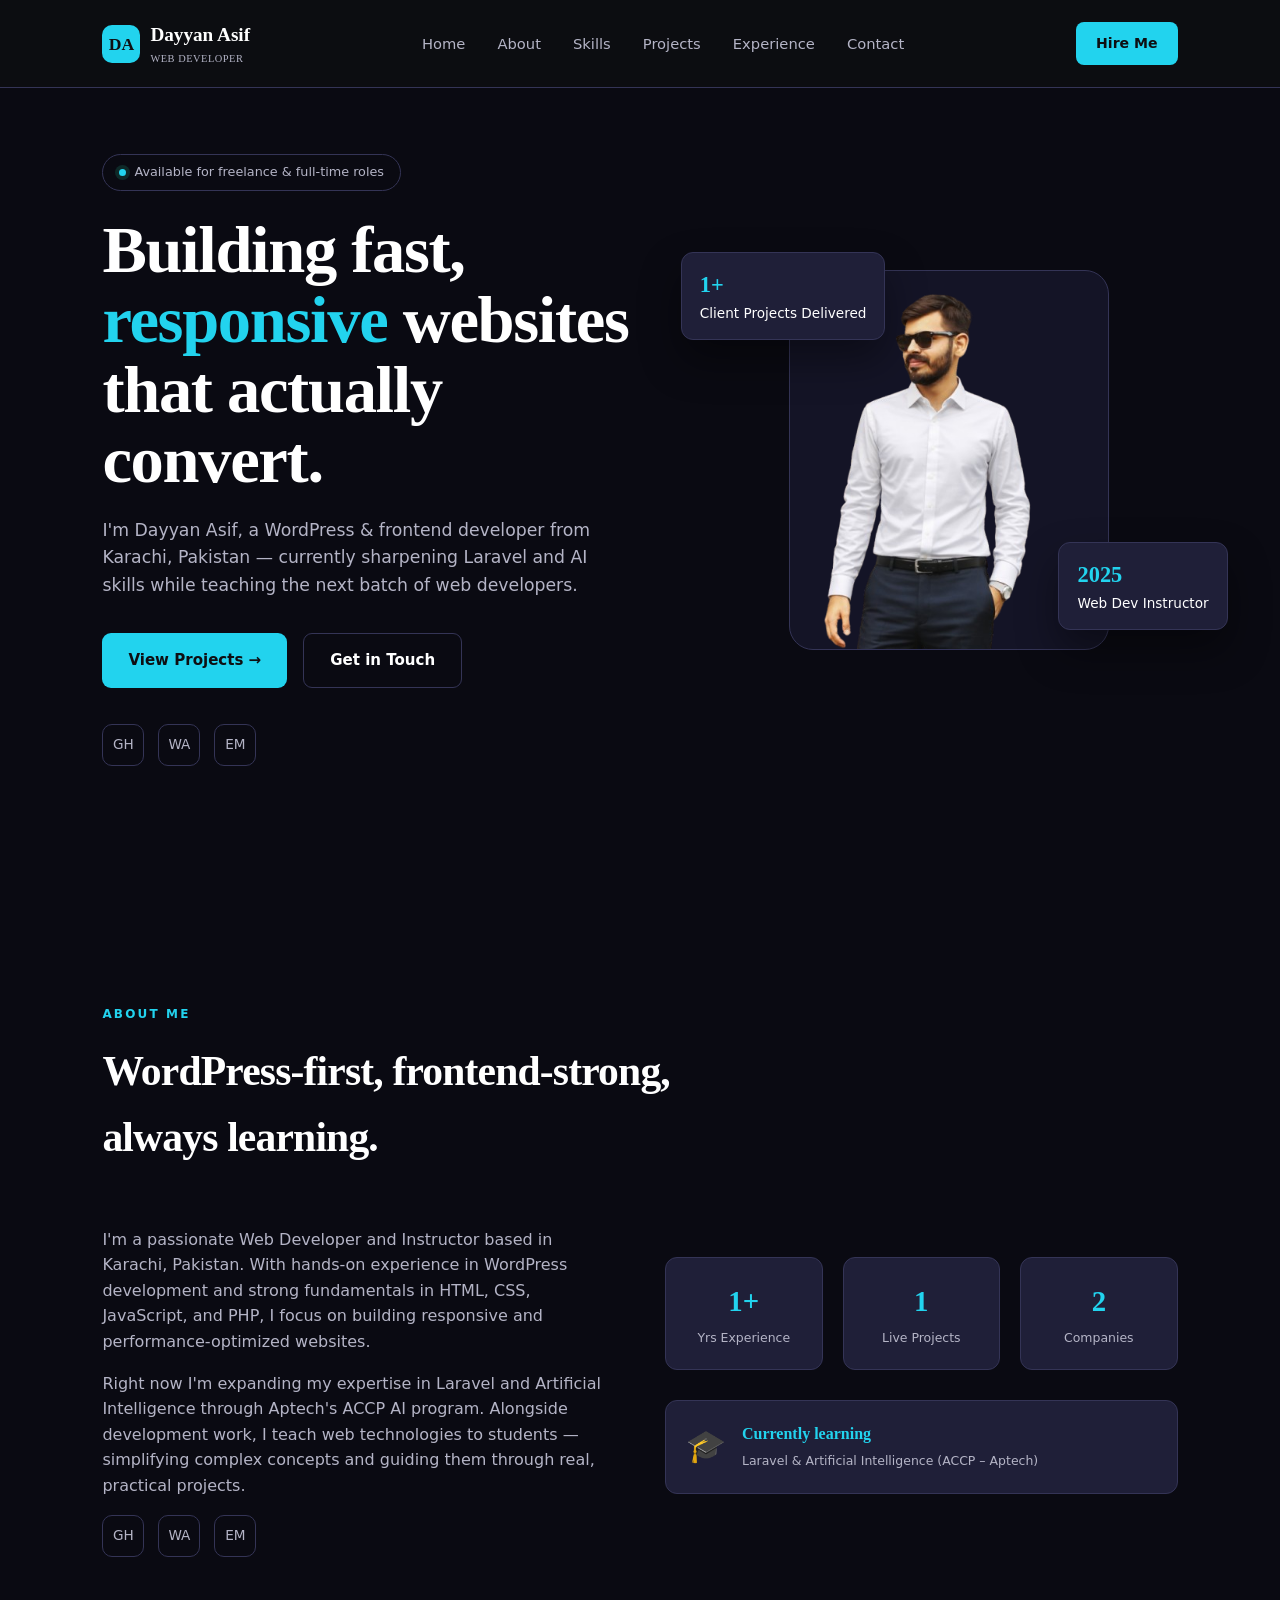
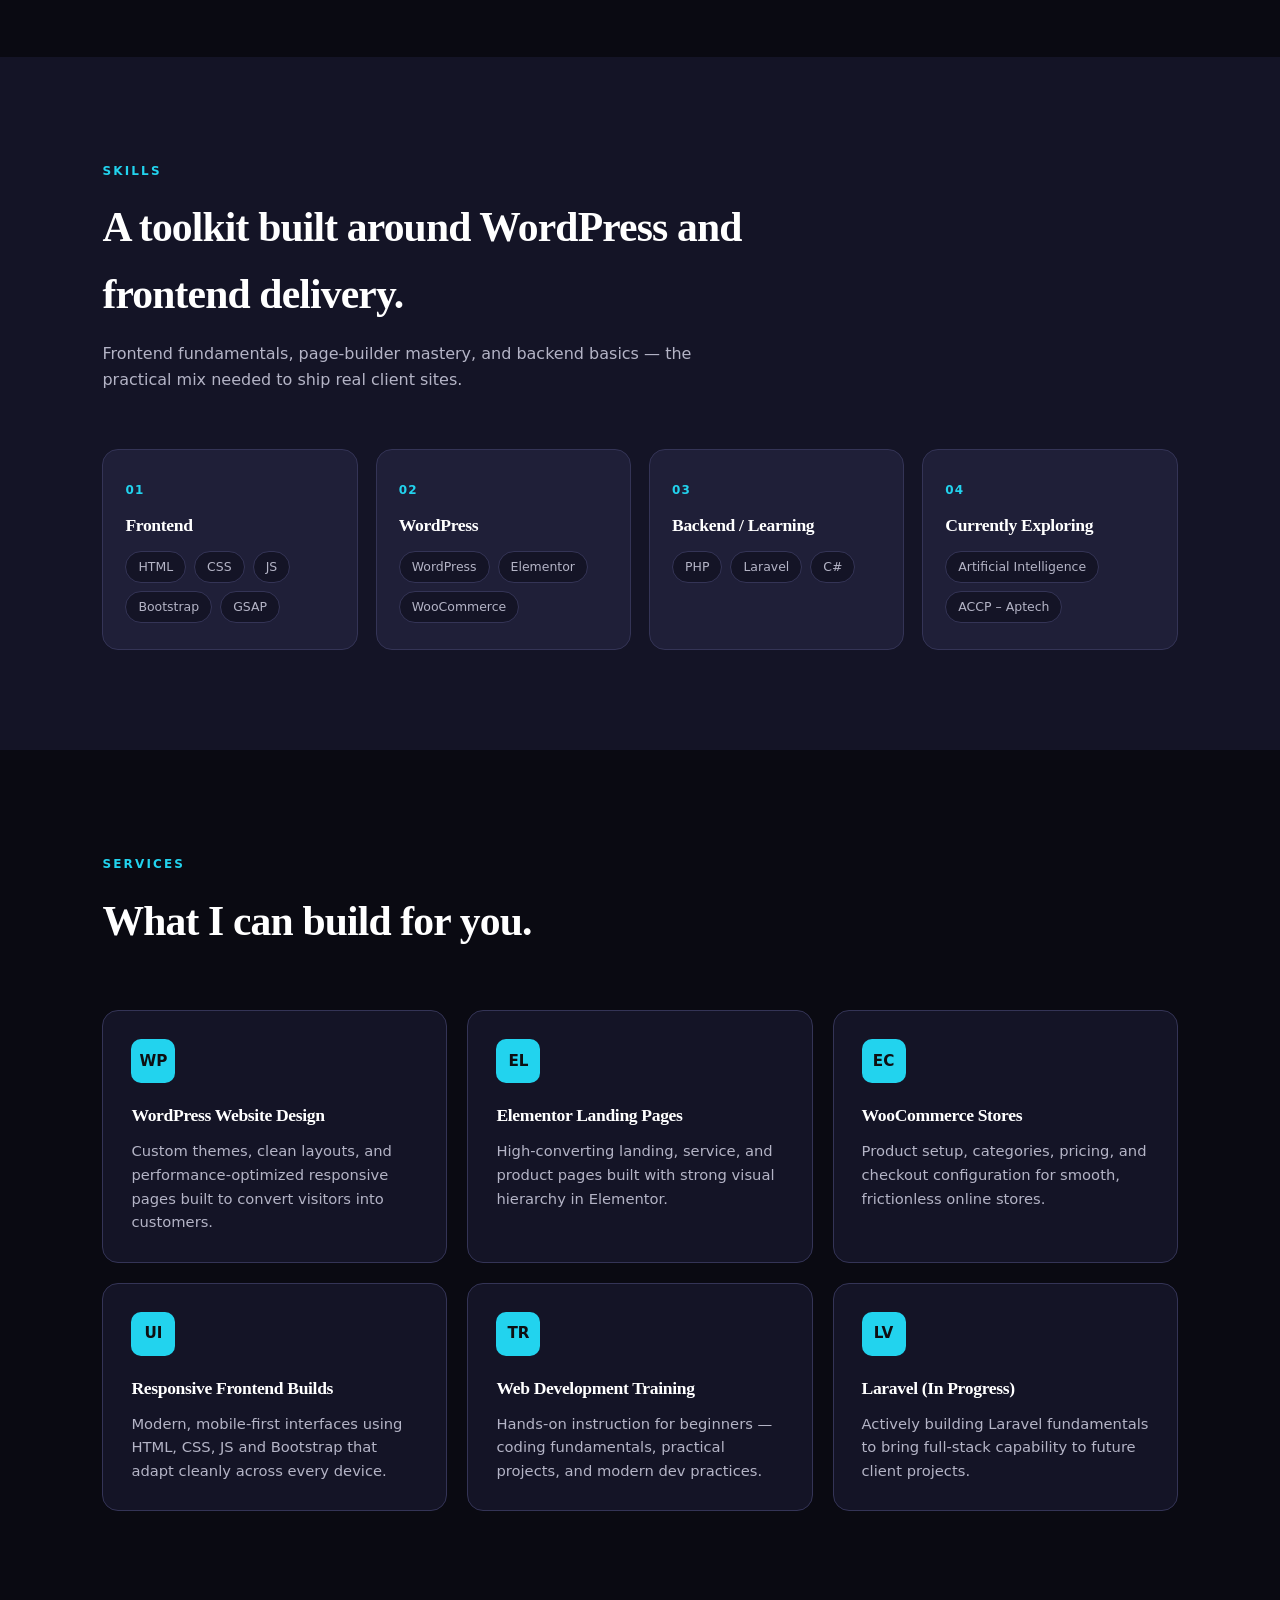
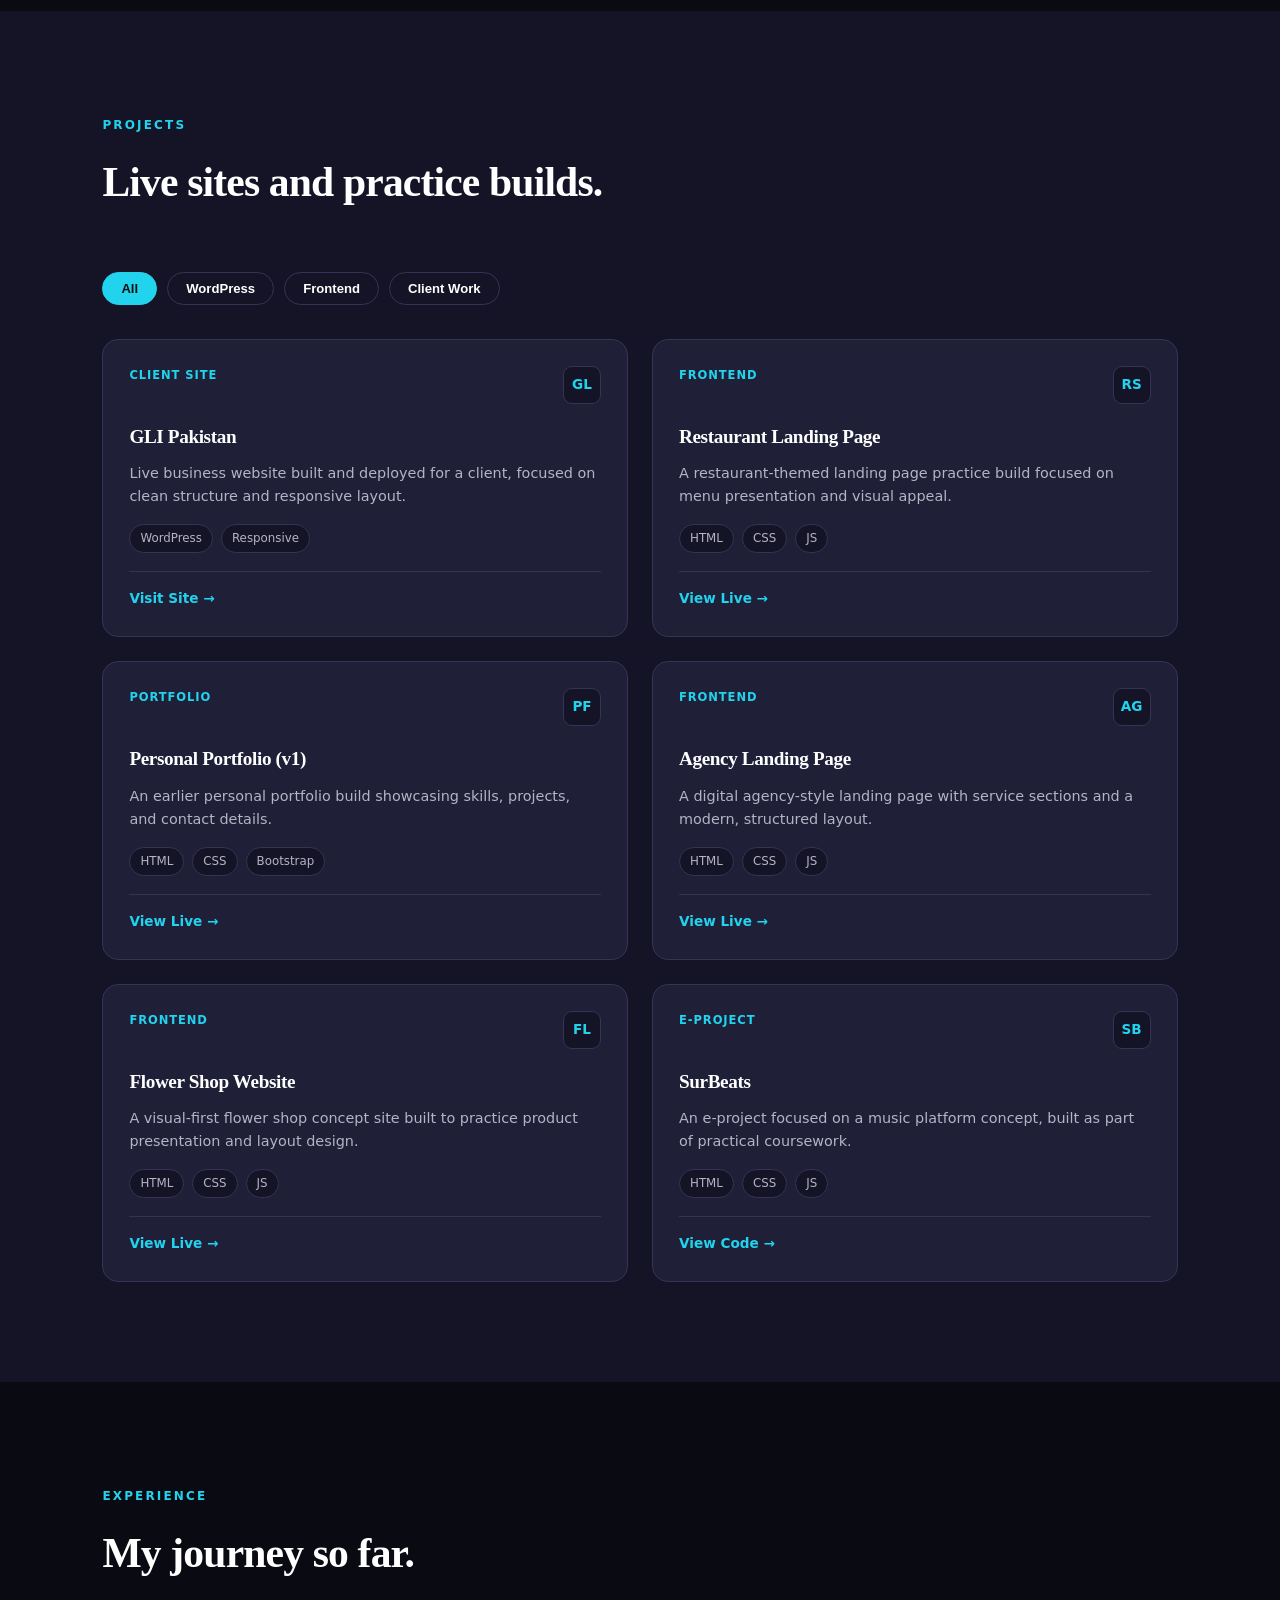
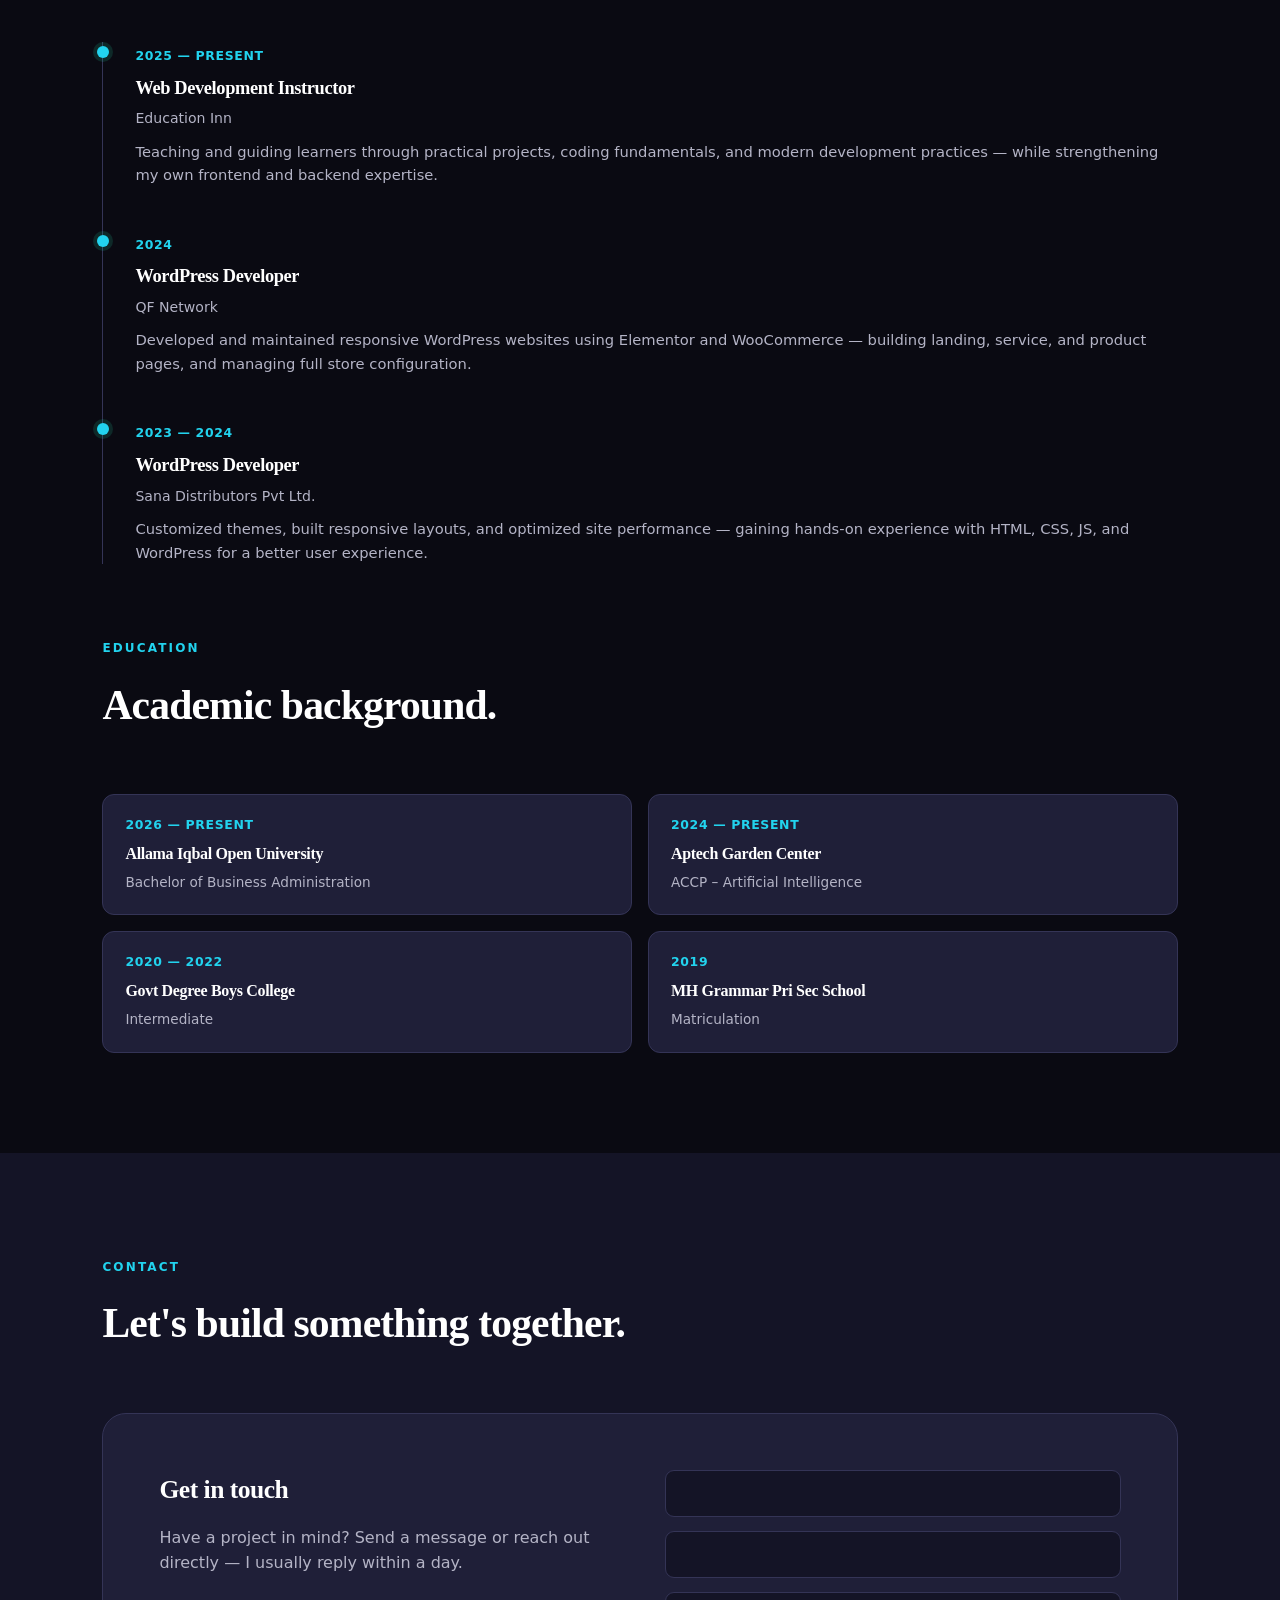
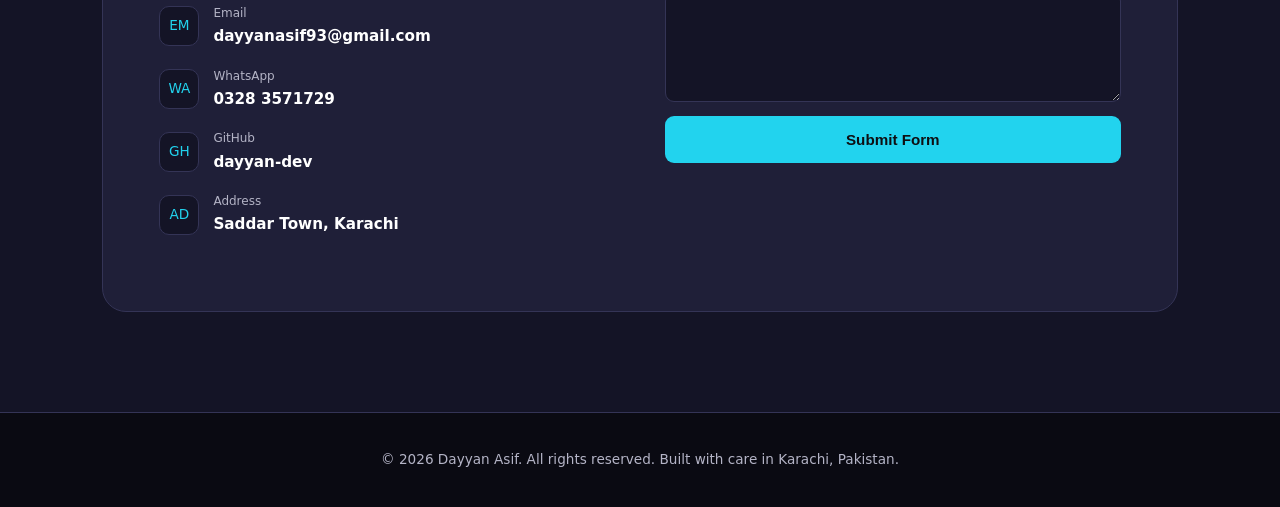
<file: index.html>
<!DOCTYPE html>
<html lang="en">

<head>
  <meta charset="UTF-8">
  <meta name="viewport" content="width=device-width, initial-scale=1.0">
  <title>Dayyan Asif — Web Developer</title>
  <link rel="stylesheet" href="style.css">
</head>

<body>

  <header>
    <div class="logo">
      <div class="logo-mark">DA</div>
      <div>Dayyan Asif<small>WEB DEVELOPER</small></div>
    </div>
    <nav>
      <ul>
        <li><a href="#home">Home</a></li>
        <li><a href="#about">About</a></li>
        <li><a href="#skills">Skills</a></li>
        <li><a href="#projects">Projects</a></li>
        <li><a href="#experience">Experience</a></li>
        <li><a href="#contact">Contact</a></li>
      </ul>
    </nav>
    <a href="#contact" class="nav-cta">Hire Me</a>
    <button class="menu-btn"><span></span><span></span><span></span></button>
  </header>

  <section class="hero" id="home">
    <div class="container hero-grid">
      <div>
        <div class="badge"><span class="dot"></span> Available for freelance & full-time roles</div>
        <h1>Building fast, <em>responsive</em> websites that actually convert.</h1>
        <p class="lead">I'm Dayyan Asif, a WordPress & frontend developer from Karachi, Pakistan — currently sharpening
          Laravel and AI skills while teaching the next batch of web developers.</p>
        <div class="btn-row">
          <a href="#projects" class="btn btn-primary">View Projects →</a>
          <a href="#contact" class="btn btn-ghost">Get in Touch</a>
        </div>
        <div class="social-row">
          <a href="https://dayyan242.github.io/Dayyan-Portfolio/" target="_blank" title="GitHub">GH</a>
          <a href="https://wa.me/923283571729" target="_blank" title="WhatsApp">WA</a>
          <a href="mailto:dayyanasif93@gmail.com" title="Email">EM</a>
        </div>
      </div>
      <div class="hero-visual">
        <div class="photo-frame">
          <img src="assets/dayyan.png" alt="placeholder">
          <div
            style="width:100%;height:100%;display:flex;align-items:center;justify-content:center;background:linear-gradient(160deg,#1c1d23,#0e0f12);color:var(--muted);font-size:0.85rem;text-align:center;padding:20px;">
            Replace this frame<br>with your photo
          </div>
        </div>
        <div class="float-card float-1"><strong>1+</strong>Client Projects Delivered</div>
        <div class="float-card float-2"><strong>2025</strong>Web Dev Instructor</div>
      </div>
    </div>
  </section>

  <section id="about">
    <div class="container">
      <div class="sec-head">
        <span class="eyebrow">About Me</span>
        <h2>WordPress-first, frontend-strong, always learning.</h2>
      </div>
      <div class="about-grid">
        <div>
          <p>I'm a passionate Web Developer and Instructor based in Karachi, Pakistan. With hands-on experience in
            WordPress development and strong fundamentals in HTML, CSS, JavaScript, and PHP, I focus on building
            responsive and performance-optimized websites.</p>
          <p>Right now I'm expanding my expertise in Laravel and Artificial Intelligence through Aptech's ACCP AI
            program. Alongside development work, I teach web technologies to students — simplifying complex concepts and
            guiding them through real, practical projects.</p>
          <div class="social-row">
            <a href="https://dayyan242.github.io/Dayyan-Portfolio/" target="_blank">GH</a>
            <a href="https://wa.me/923283571729" target="_blank">WA</a>
            <a href="mailto:dayyanasif93@gmail.com">EM</a>
          </div>
        </div>
        <div>
          <div class="stat-row">
            <div class="stat-card"><strong>1+</strong><span>Yrs Experience</span></div>
            <div class="stat-card"><strong>1</strong><span>Live Projects</span></div>
            <div class="stat-card"><strong>2</strong><span>Companies</span></div>
          </div>
          <div class="stat-row" style="grid-template-columns:1fr;">
            <div class="stat-card" style="text-align:left; display:flex; align-items:center; gap:16px;">
              <div style="font-size:2rem;">🎓</div>
              <div><strong style="display:block;font-size:1rem;">Currently learning</strong><span>Laravel & Artificial
                  Intelligence (ACCP – Aptech)</span></div>
            </div>
          </div>
        </div>
      </div>
    </div>
  </section>

  <section id="skills" style="background:var(--bg-alt);">
    <div class="container">
      <div class="sec-head">
        <span class="eyebrow">Skills</span>
        <h2>A toolkit built around WordPress and frontend delivery.</h2>
        <p>Frontend fundamentals, page-builder mastery, and backend basics — the practical mix needed to ship real
          client sites.</p>
      </div>
      <div class="skills-grid">
        <div class="skill-card">
          <span class="num">01</span>
          <h4>Frontend</h4>
          <div class="tag-list">
            <span class="tag">HTML</span><span class="tag">CSS</span><span class="tag">JS</span><span
              class="tag">Bootstrap</span><span class="tag">GSAP</span>
          </div>
        </div>
        <div class="skill-card">
          <span class="num">02</span>
          <h4>WordPress</h4>
          <div class="tag-list">
            <span class="tag">WordPress</span><span class="tag">Elementor</span><span class="tag">WooCommerce</span>
          </div>
        </div>
        <div class="skill-card">
          <span class="num">03</span>
          <h4>Backend / Learning</h4>
          <div class="tag-list">
            <span class="tag">PHP</span><span class="tag">Laravel</span><span class="tag">C#</span>
          </div>
        </div>
        <div class="skill-card">
          <span class="num">04</span>
          <h4>Currently Exploring</h4>
          <div class="tag-list">
            <span class="tag">Artificial Intelligence</span><span class="tag">ACCP – Aptech</span>
          </div>
        </div>
      </div>
    </div>
  </section>

  <section id="services">
    <div class="container">
      <div class="sec-head">
        <span class="eyebrow">Services</span>
        <h2>What I can build for you.</h2>
      </div>
      <div class="services-grid">
        <div class="service-card">
          <div class="service-icon">WP</div>
          <h4>WordPress Website Design</h4>
          <p>Custom themes, clean layouts, and performance-optimized responsive pages built to convert visitors into
            customers.</p>
        </div>
        <div class="service-card">
          <div class="service-icon">EL</div>
          <h4>Elementor Landing Pages</h4>
          <p>High-converting landing, service, and product pages built with strong visual hierarchy in Elementor.</p>
        </div>
        <div class="service-card">
          <div class="service-icon">EC</div>
          <h4>WooCommerce Stores</h4>
          <p>Product setup, categories, pricing, and checkout configuration for smooth, frictionless online stores.</p>
        </div>
        <div class="service-card">
          <div class="service-icon">UI</div>
          <h4>Responsive Frontend Builds</h4>
          <p>Modern, mobile-first interfaces using HTML, CSS, JS and Bootstrap that adapt cleanly across every device.
          </p>
        </div>
        <div class="service-card">
          <div class="service-icon">TR</div>
          <h4>Web Development Training</h4>
          <p>Hands-on instruction for beginners — coding fundamentals, practical projects, and modern dev practices.</p>
        </div>
        <div class="service-card">
          <div class="service-icon">LV</div>
          <h4>Laravel (In Progress)</h4>
          <p>Actively building Laravel fundamentals to bring full-stack capability to future client projects.</p>
        </div>
      </div>
    </div>
  </section>

  <section id="projects" style="background:var(--bg-alt);">
    <div class="container">

      <div class="sec-head">
        <span class="eyebrow">Projects</span>
        <h2>Live sites and practice builds.</h2>
      </div>

      <!-- Filter Buttons -->
      <div class="proj-filter">
        <button class="filter-btn active" data-filter="all">All</button>
        <button class="filter-btn" data-filter="wordpress">WordPress</button>
        <button class="filter-btn" data-filter="frontend">Frontend</button>
        <button class="filter-btn" data-filter="client">Client Work</button>
      </div>

      <div class="proj-grid">

        <!-- GLI Pakistan -->
        <div class="proj-card" data-category="wordpress client">
          <div class="proj-top">
            <span class="proj-tag">Client Site</span>
            <div class="proj-init">GL</div>
          </div>
          <div class="proj-body">
            <h4>GLI Pakistan</h4>
            <p>Live business website built and deployed for a client, focused on clean structure and responsive layout.
            </p>
            <div class="proj-feats">
              <span>WordPress</span>
              <span>Responsive</span>
            </div>
            <div class="proj-actions">
              <a href="http://glipk.com/" target="_blank">Visit Site →</a>
            </div>
          </div>
        </div>

        <!-- Restaurant -->
        <div class="proj-card" data-category="frontend">
          <div class="proj-top">
            <span class="proj-tag">Frontend</span>
            <div class="proj-init">RS</div>
          </div>
          <div class="proj-body">
            <h4>Restaurant Landing Page</h4>
            <p>A restaurant-themed landing page practice build focused on menu presentation and visual appeal.</p>
            <div class="proj-feats">
              <span>HTML</span>
              <span>CSS</span>
              <span>JS</span>
            </div>
            <div class="proj-actions">
              <a href="https://dayyan-dev.github.io/Restaurant/" target="_blank">View Live →</a>
            </div>
          </div>
        </div>

        <!-- Portfolio -->
        <div class="proj-card" data-category="frontend">
          <div class="proj-top">
            <span class="proj-tag">Portfolio</span>
            <div class="proj-init">PF</div>
          </div>
          <div class="proj-body">
            <h4>Personal Portfolio (v1)</h4>
            <p>An earlier personal portfolio build showcasing skills, projects, and contact details.</p>
            <div class="proj-feats">
              <span>HTML</span>
              <span>CSS</span>
              <span>Bootstrap</span>
            </div>
            <div class="proj-actions">
              <a href="https://dayyan-dev.github.io/portfolio/" target="_blank">View Live →</a>
            </div>
          </div>
        </div>

        <!-- Agency -->
        <div class="proj-card" data-category="frontend">
          <div class="proj-top">
            <span class="proj-tag">Frontend</span>
            <div class="proj-init">AG</div>
          </div>
          <div class="proj-body">
            <h4>Agency Landing Page</h4>
            <p>A digital agency-style landing page with service sections and a modern, structured layout.</p>
            <div class="proj-feats">
              <span>HTML</span>
              <span>CSS</span>
              <span>JS</span>
            </div>
            <div class="proj-actions">
              <a href="https://dayyan-dev.github.io/agency/" target="_blank">View Live →</a>
            </div>
          </div>
        </div>

        <!-- Flower Shop -->
        <div class="proj-card" data-category="frontend">
          <div class="proj-top">
            <span class="proj-tag">Frontend</span>
            <div class="proj-init">FL</div>
          </div>
          <div class="proj-body">
            <h4>Flower Shop Website</h4>
            <p>A visual-first flower shop concept site built to practice product presentation and layout design.</p>
            <div class="proj-feats">
              <span>HTML</span>
              <span>CSS</span>
              <span>JS</span>
            </div>
            <div class="proj-actions">
              <a href="https://dayyan-dev.github.io/flower/" target="_blank">View Live →</a>
            </div>
          </div>
        </div>

        <!-- SurBeats -->
        <div class="proj-card" data-category="frontend">
          <div class="proj-top">
            <span class="proj-tag">E-Project</span>
            <div class="proj-init">SB</div>
          </div>
          <div class="proj-body">
            <h4>SurBeats</h4>
            <p>An e-project focused on a music platform concept, built as part of practical coursework.</p>
            <div class="proj-feats">
              <span>HTML</span>
              <span>CSS</span>
              <span>JS</span>
            </div>
            <div class="proj-actions">
              <a href="https://github.com/dayyan-dev/sound" target="_blank">View Code →</a>
            </div>
          </div>
        </div>

      </div>
    </div>
  </section>

  <section id="experience">
    <div class="container">
      <div class="sec-head">
        <span class="eyebrow">Experience</span>
        <h2>My journey so far.</h2>
      </div>
      <div class="timeline">
        <div class="tl-item">
          <span class="tl-date">2025 — Present</span>
          <h4>Web Development Instructor</h4>
          <div class="tl-org">Education Inn</div>
          <p>Teaching and guiding learners through practical projects, coding fundamentals, and modern development
            practices — while strengthening my own frontend and backend expertise.</p>
        </div>
        <div class="tl-item">
          <span class="tl-date">2024</span>
          <h4>WordPress Developer</h4>
          <div class="tl-org">QF Network</div>
          <p>Developed and maintained responsive WordPress websites using Elementor and WooCommerce — building landing,
            service, and product pages, and managing full store configuration.</p>
        </div>
        <div class="tl-item">
          <span class="tl-date">2023 — 2024</span>
          <h4>WordPress Developer</h4>
          <div class="tl-org">Sana Distributors Pvt Ltd.</div>
          <p>Customized themes, built responsive layouts, and optimized site performance — gaining hands-on experience
            with HTML, CSS, JS, and WordPress for a better user experience.</p>
        </div>
      </div>

      <div class="sec-head" style="margin-top:70px;">
        <span class="eyebrow">Education</span>
        <h2>Academic background.</h2>
      </div>
      <div class="edu-grid">
        <div class="edu-card">
          <span class="tl-date">2026 — Present</span>
          <h4>Allama Iqbal Open University</h4>
          <span class="deg">Bachelor of Business Administration</span>
        </div>
        <div class="edu-card">
          <span class="tl-date">2024 — Present</span>
          <h4>Aptech Garden Center</h4>
          <span class="deg">ACCP – Artificial Intelligence</span>
        </div>
        <div class="edu-card">
          <span class="tl-date">2020 — 2022</span>
          <h4>Govt Degree Boys College</h4>
          <span class="deg">Intermediate</span>
        </div>
        <div class="edu-card">
          <span class="tl-date">2019</span>
          <h4>MH Grammar Pri Sec School</h4>
          <span class="deg">Matriculation</span>
        </div>
      </div>
    </div>
  </section>

  <section id="contact" style="background:var(--bg-alt);">
    <div class="container">
      <div class="sec-head">
        <span class="eyebrow">Contact</span>
        <h2>Let's build something together.</h2>
      </div>
      <div class="contact-wrap">
        <div class="contact-info">
          <h3>Get in touch</h3>
          <p>Have a project in mind? Send a message or reach out directly — I usually reply within a day.</p>
          <div class="contact-line">
            <div class="ic">EM</div>
            <div><span>Email</span><strong><a href="mailto:dayyanasif93@gmail.com"
                  target="_blank">dayyanasif93@gmail.com</a></strong></div>
          </div>
          <div class="contact-line">
            <div class="ic">WA</div>
            <div><span>WhatsApp</span><strong><a href="https://wa.me/923283571729" target="_blank">0328
                  3571729</a></strong></div>
          </div>
          <div class="contact-line">
            <div class="ic">GH</div>
            <div><span>GitHub</span><strong><a href="https://github.com/dayyan-dev"
                  target="_blank">dayyan-dev</a></strong></div>
          </div>
          <div class="contact-line">
            <div class="ic">AD</div>
            <div><span>Address</span><strong>Saddar Town, Karachi</strong></div>
          </div>
        </div>
        <form action="https://api.web3forms.com/submit" method="POST">
          <input type="hidden" name="access_key" value="712a1eb1-0542-453d-87b8-fda59eac37e1">
          <input type="text" name="name" required>
          <input type="email" name="email" required>
          <textarea name="message" required></textarea>
          <button type="submit">Submit Form</button>
        </form>
      </div>
    </div>
  </section>

  <footer>
    <p>© 2026 Dayyan Asif. All rights reserved. Built with care in Karachi, Pakistan.</p>
  </footer>
  <script src="main.js"></script>

</body>

</html>
</file>
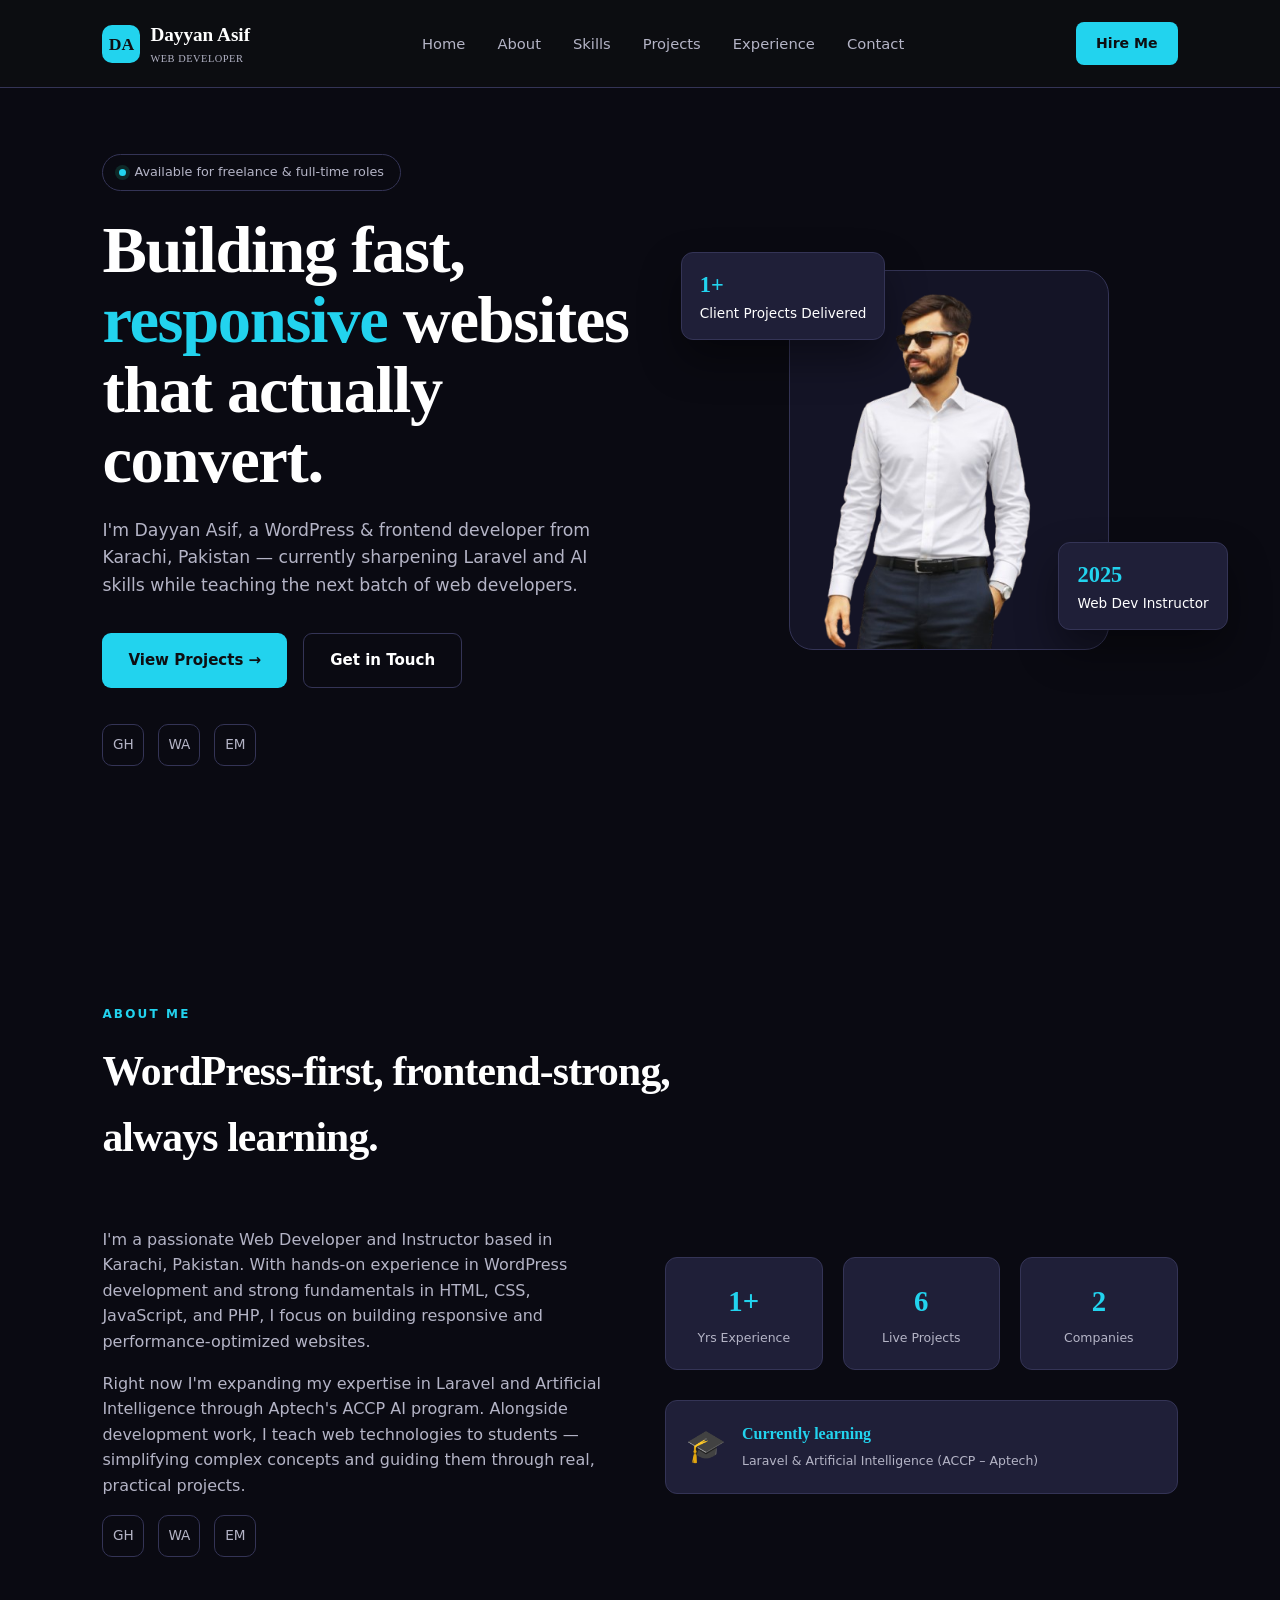
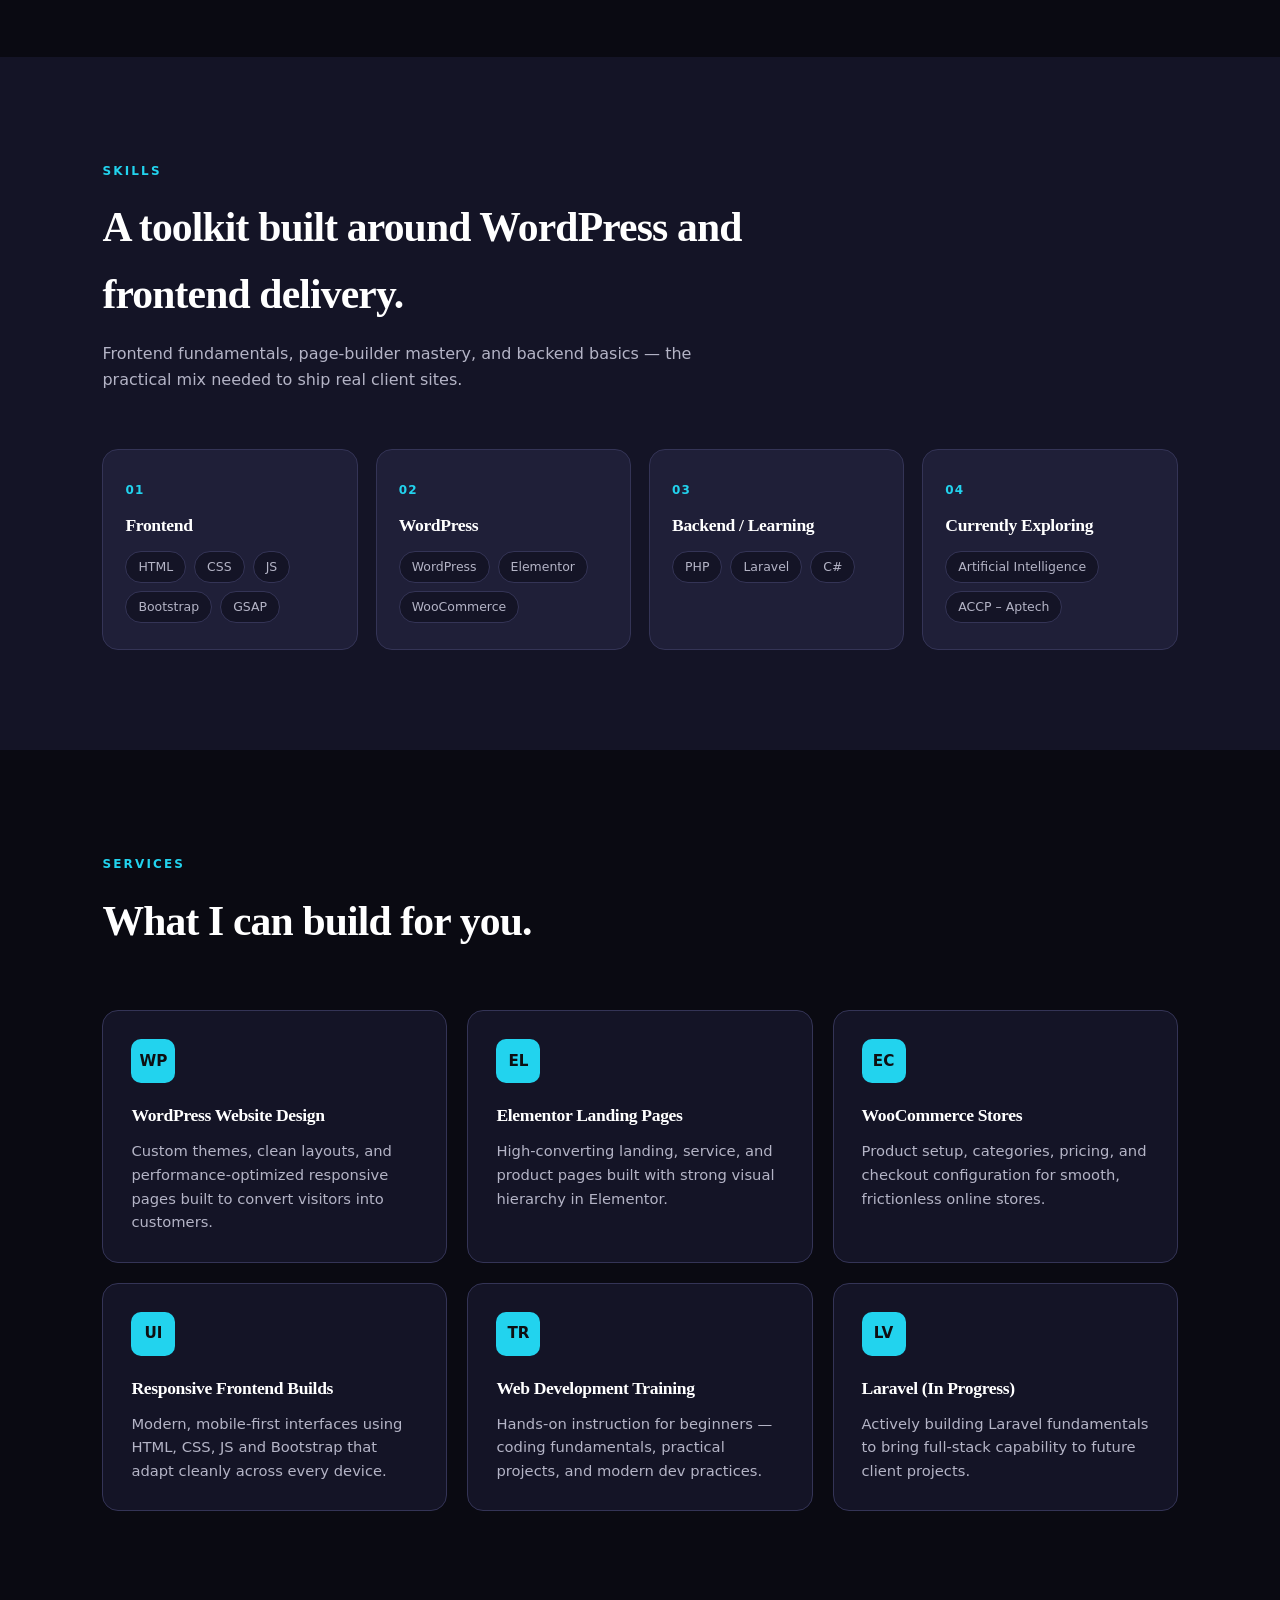
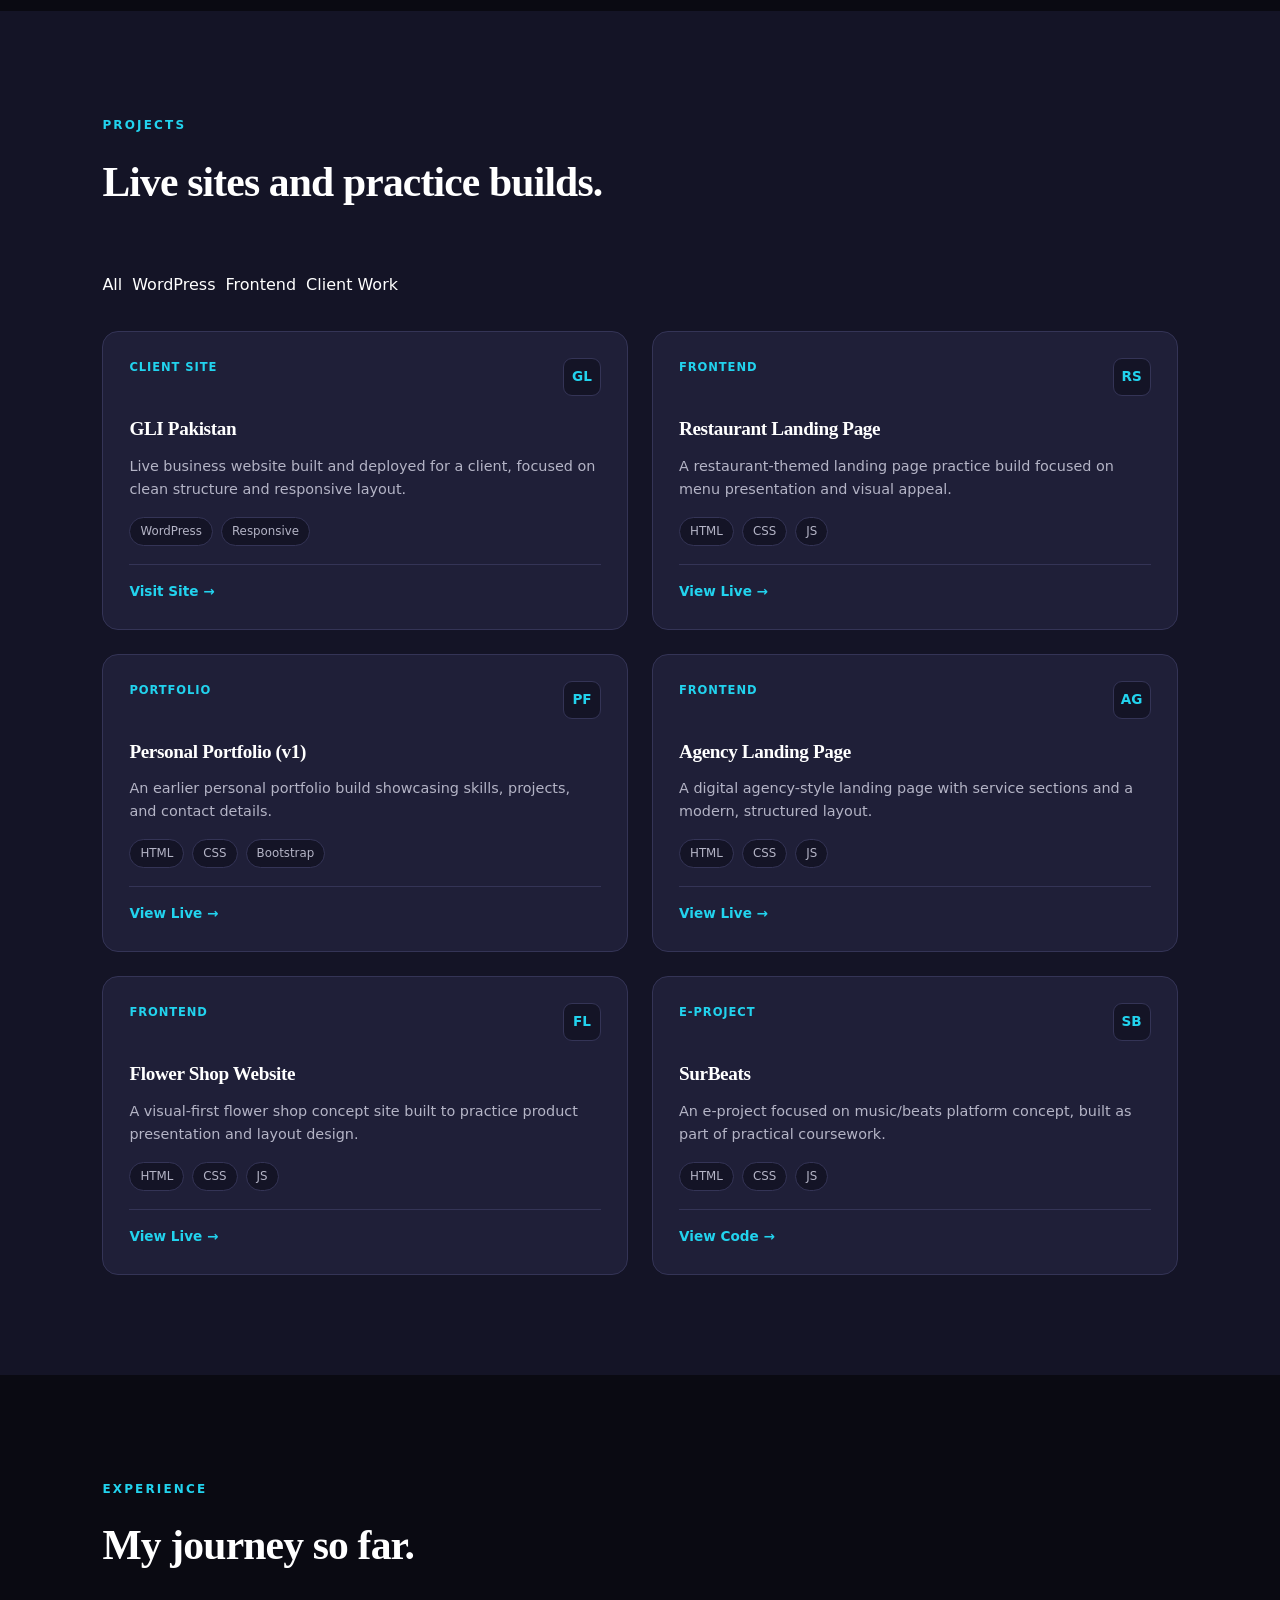
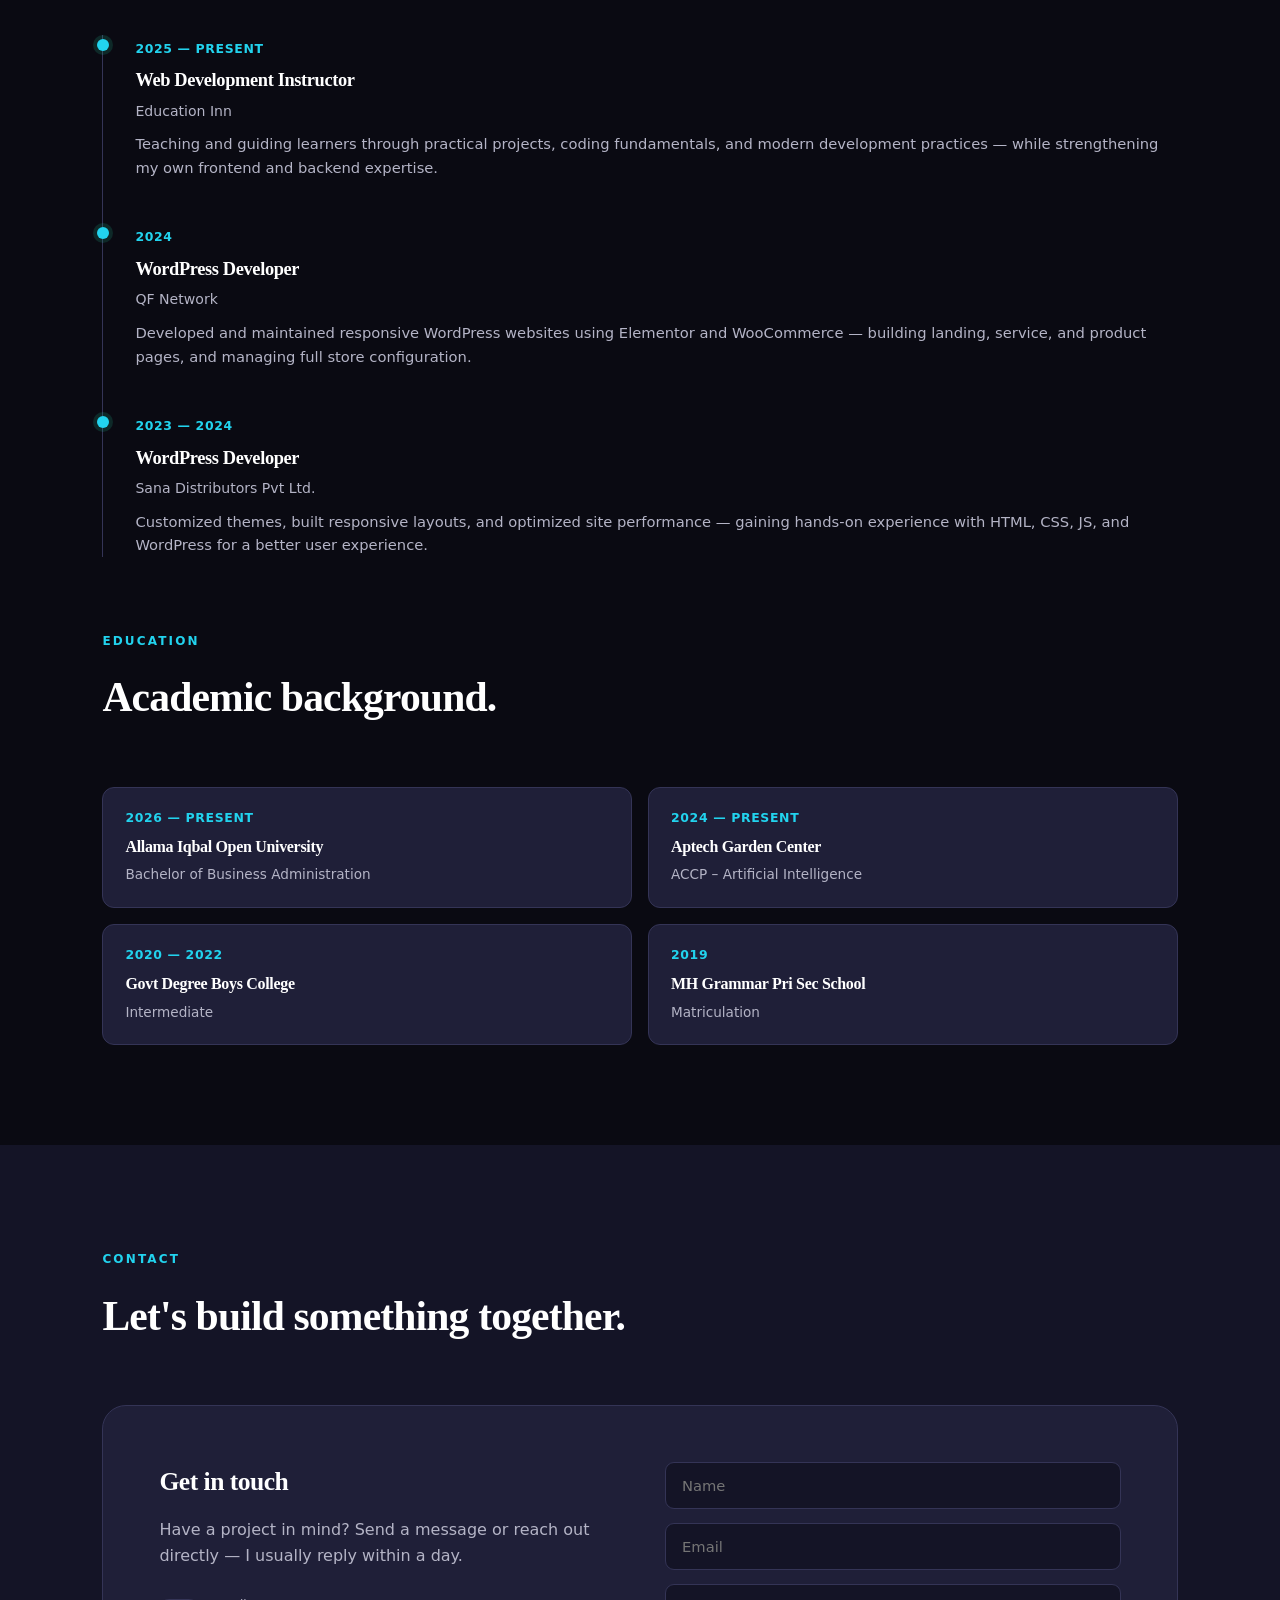
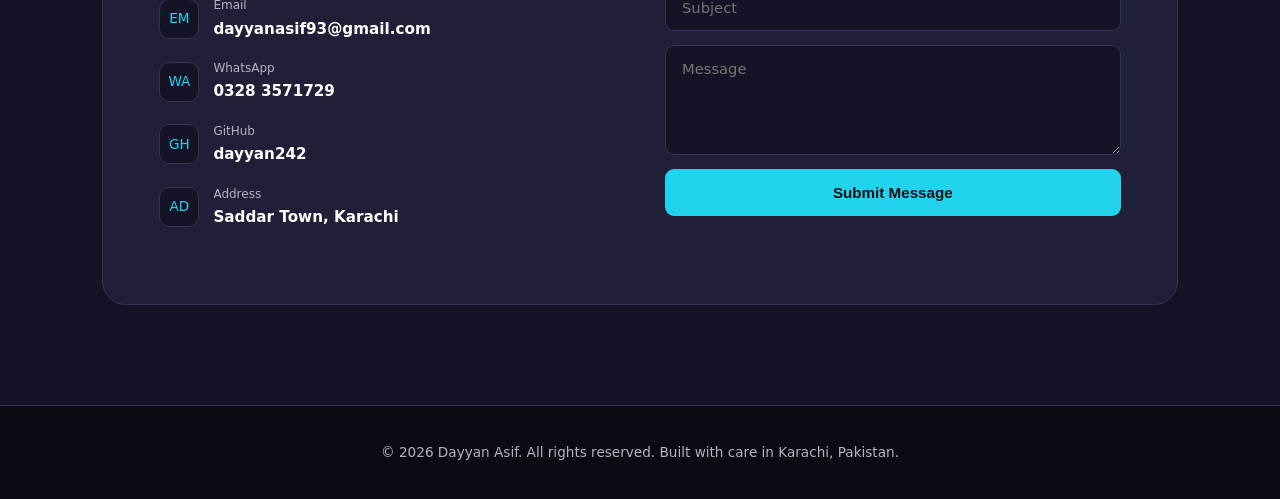
<file: dayyan-portfolio.html>
<!DOCTYPE html>
<html lang="en">
<head>
<meta charset="UTF-8">
<meta name="viewport" content="width=device-width, initial-scale=1.0">
<title>Dayyan Asif — Web Developer</title>
<link rel="stylesheet" href="style.css">
</head>
<body>

<header>
  <div class="logo">
    <div class="logo-mark">DA</div>
    <div>Dayyan Asif<small>WEB DEVELOPER</small></div>
  </div>
  <nav>
    <ul>
      <li><a href="#home">Home</a></li>
      <li><a href="#about">About</a></li>
      <li><a href="#skills">Skills</a></li>
      <li><a href="#projects">Projects</a></li>
      <li><a href="#experience">Experience</a></li>
      <li><a href="#contact">Contact</a></li>
    </ul>
  </nav>
  <a href="#contact" class="nav-cta">Hire Me</a>
  <button class="menu-btn"><span></span><span></span><span></span></button>
</header>

<section class="hero" id="home">
  <div class="container hero-grid">
    <div>
      <div class="badge"><span class="dot"></span> Available for freelance & full-time roles</div>
      <h1>Building fast, <em>responsive</em> websites that actually convert.</h1>
      <p class="lead">I'm Dayyan Asif, a WordPress & frontend developer from Karachi, Pakistan — currently sharpening Laravel and AI skills while teaching the next batch of web developers.</p>
      <div class="btn-row">
        <a href="#projects" class="btn btn-primary">View Projects →</a>
        <a href="#contact" class="btn btn-ghost">Get in Touch</a>
      </div>
      <div class="social-row">
        <a href="https://dayyan242.github.io/Dayyan-Portfolio/" target="_blank" title="GitHub">GH</a>
        <a href="https://wa.me/923283571729" target="_blank" title="WhatsApp">WA</a>
        <a href="mailto:dayyanasif93@gmail.com" title="Email">EM</a>
      </div>
    </div>
    <div class="hero-visual">
      <div class="photo-frame">
        <img src="assets/dayyan.png" alt="placeholder">
        <div style="width:100%;height:100%;display:flex;align-items:center;justify-content:center;background:linear-gradient(160deg,#1c1d23,#0e0f12);color:var(--muted);font-size:0.85rem;text-align:center;padding:20px;">
          Replace this frame<br>with your photo
        </div>
      </div>
      <div class="float-card float-1"><strong>1+</strong>Client Projects Delivered</div>
      <div class="float-card float-2"><strong>2025</strong>Web Dev Instructor</div>
    </div>
  </div>
</section>

<section id="about">
  <div class="container">
    <div class="sec-head">
      <span class="eyebrow">About Me</span>
      <h2>WordPress-first, frontend-strong, always learning.</h2>
    </div>
    <div class="about-grid">
      <div>
        <p>I'm a passionate Web Developer and Instructor based in Karachi, Pakistan. With hands-on experience in WordPress development and strong fundamentals in HTML, CSS, JavaScript, and PHP, I focus on building responsive and performance-optimized websites.</p>
        <p>Right now I'm expanding my expertise in Laravel and Artificial Intelligence through Aptech's ACCP AI program. Alongside development work, I teach web technologies to students — simplifying complex concepts and guiding them through real, practical projects.</p>
        <div class="social-row">
          <a href="https://dayyan242.github.io/Dayyan-Portfolio/" target="_blank">GH</a>
          <a href="https://wa.me/923283571729" target="_blank">WA</a>
          <a href="mailto:dayyanasif93@gmail.com">EM</a>
        </div>
      </div>
      <div>
        <div class="stat-row">
          <div class="stat-card"><strong>1+</strong><span>Yrs Experience</span></div>
          <div class="stat-card"><strong>6</strong><span>Live Projects</span></div>
          <div class="stat-card"><strong>2</strong><span>Companies</span></div>
        </div>
        <div class="stat-row" style="grid-template-columns:1fr;">
          <div class="stat-card" style="text-align:left; display:flex; align-items:center; gap:16px;">
            <div style="font-size:2rem;">🎓</div>
            <div><strong style="display:block;font-size:1rem;">Currently learning</strong><span>Laravel & Artificial Intelligence (ACCP – Aptech)</span></div>
          </div>
        </div>
      </div>
    </div>
  </div>
</section>

<section id="skills" style="background:var(--bg-alt);">
  <div class="container">
    <div class="sec-head">
      <span class="eyebrow">Skills</span>
      <h2>A toolkit built around WordPress and frontend delivery.</h2>
      <p>Frontend fundamentals, page-builder mastery, and backend basics — the practical mix needed to ship real client sites.</p>
    </div>
    <div class="skills-grid">
      <div class="skill-card">
        <span class="num">01</span>
        <h4>Frontend</h4>
        <div class="tag-list">
          <span class="tag">HTML</span><span class="tag">CSS</span><span class="tag">JS</span><span class="tag">Bootstrap</span><span class="tag">GSAP</span>
        </div>
      </div>
      <div class="skill-card">
        <span class="num">02</span>
        <h4>WordPress</h4>
        <div class="tag-list">
          <span class="tag">WordPress</span><span class="tag">Elementor</span><span class="tag">WooCommerce</span>
        </div>
      </div>
      <div class="skill-card">
        <span class="num">03</span>
        <h4>Backend / Learning</h4>
        <div class="tag-list">
          <span class="tag">PHP</span><span class="tag">Laravel</span><span class="tag">C#</span>
        </div>
      </div>
      <div class="skill-card">
        <span class="num">04</span>
        <h4>Currently Exploring</h4>
        <div class="tag-list">
          <span class="tag">Artificial Intelligence</span><span class="tag">ACCP – Aptech</span>
        </div>
      </div>
    </div>
  </div>
</section>

<section id="services">
  <div class="container">
    <div class="sec-head">
      <span class="eyebrow">Services</span>
      <h2>What I can build for you.</h2>
    </div>
    <div class="services-grid">
      <div class="service-card">
        <div class="service-icon">WP</div>
        <h4>WordPress Website Design</h4>
        <p>Custom themes, clean layouts, and performance-optimized responsive pages built to convert visitors into customers.</p>
      </div>
      <div class="service-card">
        <div class="service-icon">EL</div>
        <h4>Elementor Landing Pages</h4>
        <p>High-converting landing, service, and product pages built with strong visual hierarchy in Elementor.</p>
      </div>
      <div class="service-card">
        <div class="service-icon">EC</div>
        <h4>WooCommerce Stores</h4>
        <p>Product setup, categories, pricing, and checkout configuration for smooth, frictionless online stores.</p>
      </div>
      <div class="service-card">
        <div class="service-icon">UI</div>
        <h4>Responsive Frontend Builds</h4>
        <p>Modern, mobile-first interfaces using HTML, CSS, JS and Bootstrap that adapt cleanly across every device.</p>
      </div>
      <div class="service-card">
        <div class="service-icon">TR</div>
        <h4>Web Development Training</h4>
        <p>Hands-on instruction for beginners — coding fundamentals, practical projects, and modern dev practices.</p>
      </div>
      <div class="service-card">
        <div class="service-icon">LV</div>
        <h4>Laravel (In Progress)</h4>
        <p>Actively building Laravel fundamentals to bring full-stack capability to future client projects.</p>
      </div>
    </div>
  </div>
</section>

<section id="projects" style="background:var(--bg-alt);">
  <div class="container">
    <div class="sec-head">
      <span class="eyebrow">Projects</span>
      <h2>Live sites and practice builds.</h2>
    </div>
    <div class="proj-filter">
      <span class="active">All</span><span>WordPress</span><span>Frontend</span><span>Client Work</span>
    </div>
    <div class="proj-grid">
      <div class="proj-card">
        <div class="proj-top">
          <span class="proj-tag">Client Site</span>
          <div class="proj-init">GL</div>
        </div>
        <div class="proj-body">
          <h4>GLI Pakistan</h4>
          <p>Live business website built and deployed for a client, focused on clean structure and responsive layout.</p>
          <div class="proj-feats"><span>WordPress</span><span>Responsive</span></div>
          <div class="proj-actions"><a href="http://glipk.com/" target="_blank">Visit Site →</a></div>
        </div>
      </div>
      <div class="proj-card">
        <div class="proj-top">
          <span class="proj-tag">Frontend</span>
          <div class="proj-init">RS</div>
        </div>
        <div class="proj-body">
          <h4>Restaurant Landing Page</h4>
          <p>A restaurant-themed landing page practice build focused on menu presentation and visual appeal.</p>
          <div class="proj-feats"><span>HTML</span><span>CSS</span><span>JS</span></div>
          <div class="proj-actions"><a href="https://dayyan242.github.io/Restaurant/" target="_blank">View Live →</a></div>
        </div>
      </div>
      <div class="proj-card">
        <div class="proj-top">
          <span class="proj-tag">Portfolio</span>
          <div class="proj-init">PF</div>
        </div>
        <div class="proj-body">
          <h4>Personal Portfolio (v1)</h4>
          <p>An earlier personal portfolio build showcasing skills, projects, and contact details.</p>
          <div class="proj-feats"><span>HTML</span><span>CSS</span><span>Bootstrap</span></div>
          <div class="proj-actions"><a href="https://dayyan242.github.io/Dayyan-Portfolio/" target="_blank">View Live →</a></div>
        </div>
      </div>
      <div class="proj-card">
        <div class="proj-top">
          <span class="proj-tag">Frontend</span>
          <div class="proj-init">AG</div>
        </div>
        <div class="proj-body">
          <h4>Agency Landing Page</h4>
          <p>A digital agency-style landing page with service sections and a modern, structured layout.</p>
          <div class="proj-feats"><span>HTML</span><span>CSS</span><span>JS</span></div>
          <div class="proj-actions"><a href="https://dayyan242.github.io/agency/" target="_blank">View Live →</a></div>
        </div>
      </div>
      <div class="proj-card">
        <div class="proj-top">
          <span class="proj-tag">Frontend</span>
          <div class="proj-init">FL</div>
        </div>
        <div class="proj-body">
          <h4>Flower Shop Website</h4>
          <p>A visual-first flower shop concept site built to practice product presentation and layout design.</p>
          <div class="proj-feats"><span>HTML</span><span>CSS</span><span>JS</span></div>
          <div class="proj-actions"><a href="https://dayyan242.github.io/flower/" target="_blank">View Live →</a></div>
        </div>
      </div>
      <div class="proj-card">
        <div class="proj-top">
          <span class="proj-tag">E-Project</span>
          <div class="proj-init">SB</div>
        </div>
        <div class="proj-body">
          <h4>SurBeats</h4>
          <p>An e-project focused on music/beats platform concept, built as part of practical coursework.</p>
          <div class="proj-feats"><span>HTML</span><span>CSS</span><span>JS</span></div>
          <div class="proj-actions"><a href="https://github.com/dayyan242/E-Project-SurBeats" target="_blank">View Code →</a></div>
        </div>
      </div>
    </div>
  </div>
</section>

<section id="experience">
  <div class="container">
    <div class="sec-head">
      <span class="eyebrow">Experience</span>
      <h2>My journey so far.</h2>
    </div>
    <div class="timeline">
      <div class="tl-item">
        <span class="tl-date">2025 — Present</span>
        <h4>Web Development Instructor</h4>
        <div class="tl-org">Education Inn</div>
        <p>Teaching and guiding learners through practical projects, coding fundamentals, and modern development practices — while strengthening my own frontend and backend expertise.</p>
      </div>
      <div class="tl-item">
        <span class="tl-date">2024</span>
        <h4>WordPress Developer</h4>
        <div class="tl-org">QF Network</div>
        <p>Developed and maintained responsive WordPress websites using Elementor and WooCommerce — building landing, service, and product pages, and managing full store configuration.</p>
      </div>
      <div class="tl-item">
        <span class="tl-date">2023 — 2024</span>
        <h4>WordPress Developer</h4>
        <div class="tl-org">Sana Distributors Pvt Ltd.</div>
        <p>Customized themes, built responsive layouts, and optimized site performance — gaining hands-on experience with HTML, CSS, JS, and WordPress for a better user experience.</p>
      </div>
    </div>

    <div class="sec-head" style="margin-top:70px;">
      <span class="eyebrow">Education</span>
      <h2>Academic background.</h2>
    </div>
    <div class="edu-grid">
      <div class="edu-card">
        <span class="tl-date">2026 — Present</span>
        <h4>Allama Iqbal Open University</h4>
        <span class="deg">Bachelor of Business Administration</span>
      </div>
      <div class="edu-card">
        <span class="tl-date">2024 — Present</span>
        <h4>Aptech Garden Center</h4>
        <span class="deg">ACCP – Artificial Intelligence</span>
      </div>
      <div class="edu-card">
        <span class="tl-date">2020 — 2022</span>
        <h4>Govt Degree Boys College</h4>
        <span class="deg">Intermediate</span>
      </div>
      <div class="edu-card">
        <span class="tl-date">2019</span>
        <h4>MH Grammar Pri Sec School</h4>
        <span class="deg">Matriculation</span>
      </div>
    </div>
  </div>
</section>

<section id="contact" style="background:var(--bg-alt);">
  <div class="container">
    <div class="sec-head">
      <span class="eyebrow">Contact</span>
      <h2>Let's build something together.</h2>
    </div>
    <div class="contact-wrap">
      <div class="contact-info">
        <h3>Get in touch</h3>
        <p>Have a project in mind? Send a message or reach out directly — I usually reply within a day.</p>
        <div class="contact-line">
          <div class="ic">EM</div>
          <div><span>Email</span><strong>dayyanasif93@gmail.com</strong></div>
        </div>
        <div class="contact-line">
          <div class="ic">WA</div>
          <div><span>WhatsApp</span><strong>0328 3571729</strong></div>
        </div>
        <div class="contact-line">
          <div class="ic">GH</div>
          <div><span>GitHub</span><strong>dayyan242</strong></div>
        </div>
        <div class="contact-line">
          <div class="ic">AD</div>
          <div><span>Address</span><strong>Saddar Town, Karachi</strong></div>
        </div>
      </div>
      <form onsubmit="event.preventDefault(); alert('Thanks! This is a demo form — connect it to a backend or a service like Formspree to receive messages.');">
        <input type="text" placeholder="Name" required>
        <input type="email" placeholder="Email" required>
        <input type="text" placeholder="Subject">
        <textarea placeholder="Message" required></textarea>
        <button type="submit">Submit Message</button>
      </form>
    </div>
  </div>
</section>

<footer>
  <p>© 2026 Dayyan Asif. All rights reserved. Built with care in Karachi, Pakistan.</p>
</footer>
 <script src="main.js"></script>

</body>
</html>
</file>
<file: style.css>
:root{
  --bg: #0A0A12;
  --bg-alt: #141426;
  --card: #1F1F38;
  --line: #343456;

  --text: #FFFFFF;
  --muted: #B4B4C6;

  --accent: #8B5CF6;
  --accent2: #22D3EE;
  --accent-warm: #FBBF24;

  --radius: 16px;
}
  *{box-sizing:border-box; margin:0; padding:0;}
  html{scroll-behavior:smooth;}
  body{
    background:var(--bg);
    color:var(--text);
    font-family: 'Segoe UI', system-ui, -apple-system, sans-serif;
    line-height:1.6;
    overflow-x:hidden;
  }
  h1,h2,h3,h4{
    font-family: Georgia, 'Times New Roman', serif;
    letter-spacing:-0.02em;
    font-weight:700;
  }
  a{color:inherit; text-decoration:none;}
  ul{list-style:none;}
  img{max-width:100%; display:block;}
  section{padding:100px 8vw;}
  .eyebrow{
    text-transform:uppercase;
    letter-spacing:0.18em;
    font-size:0.75rem;
    color:var(--accent2);
    font-weight:600;
  }
  .container{max-width:1180px; margin:0 auto;}

  /* NAV */
  header{
    position:fixed; top:0; left:0; right:0; z-index:100;
    display:flex; align-items:center; justify-content:space-between;
    padding:20px 8vw;
    background:rgba(14,15,18,0.85);
    backdrop-filter:blur(10px);
    border-bottom:1px solid var(--line);
  }
  .logo{display:flex; align-items:center; gap:10px; font-family: Georgia, serif; font-weight:700; font-size:1.2rem;}
  .logo-mark{
    width:38px; height:38px; border-radius:10px;
    background: var(--accent2);
    display:flex; align-items:center; justify-content:center;
    color:#0e0f12; font-weight:800; font-size:1.1rem;
  }
  .logo small{display:block; font-family:inherit; font-weight:400; font-size:0.65rem; color:var(--muted); letter-spacing:0.05em;}
  nav ul{display:flex; gap:32px; font-size:0.92rem;}
  nav a{color:var(--muted); transition:color 0.2s;}
  nav a:hover{color:var(--text);}
  .nav-cta{
    background:var(--accent2); color:#0e0f12; padding:10px 20px;
    border-radius:8px; font-weight:600; font-size:0.88rem;
  }
  .menu-btn{display:none; flex-direction:column; gap:5px; cursor:pointer; background:none; border:none;}
  .menu-btn span{width:24px; height:2px; background:var(--text);}

  /* HERO */
  .hero{
    min-height:100vh; display:flex; align-items:center;
    padding-top:120px;
    position:relative;
  }
  .hero-grid{
    display:grid; grid-template-columns:1.1fr 0.9fr; gap:60px; align-items:center;
    width:100%;
  }
  .badge{
    display:inline-flex; align-items:center; gap:8px;
    border:1px solid var(--line); border-radius:100px;
    padding:7px 16px; font-size:0.8rem; color:var(--muted);
    margin-bottom:24px;
  }
  .badge .dot{width:7px; height:7px; border-radius:50%; background:var(--accent2); box-shadow:0 0 0 4px rgba(34,211,165,0.15);}
  .hero h1{
    font-size:clamp(2.4rem, 5.2vw, 4.2rem);
    line-height:1.05;
    margin-bottom:22px;
  }
  .hero h1 em{
    font-style:normal;
    background: var(--accent2);
    -webkit-background-clip:text; background-clip:text; color:transparent;
  }
  .hero p.lead{
    font-size:1.08rem; color:var(--muted); max-width:520px; margin-bottom:34px;
  }
  .btn-row{display:flex; gap:16px; flex-wrap:wrap; margin-bottom:36px;}
  .btn{
    padding:14px 26px; border-radius:9px; font-weight:600; font-size:0.94rem;
    transition:transform 0.15s, box-shadow 0.15s;
    display:inline-flex; align-items:center; gap:8px;
  }
  .btn-primary{background:var(--accent2); color:#0e0f12;}
  .btn-primary:hover{transform:translateY(-2px); box-shadow:0 10px 24px rgba(34,211,165,0.25);}
  .btn-ghost{border:1px solid var(--line); color:var(--text);}
  .btn-ghost:hover{border-color:var(--accent2); color:var(--accent2);}
  .social-row{display:flex; gap:14px;}
  .social-row a{
    width:42px; height:42px; border:1px solid var(--line); border-radius:10px;
    display:flex; align-items:center; justify-content:center; font-size:0.85rem;
    color:var(--muted); transition:all 0.2s;
  }
  .social-row a:hover{border-color:var(--accent2); color:var(--accent2); transform:translateY(-2px);}

  .hero-visual{
    position:relative; display:flex; justify-content:center;
  }
  .photo-frame{
    width:320px; height:380px; border-radius:24px; overflow:hidden;
    position:relative; border:1px solid var(--line);
    background:var(--bg-alt);
  }
  .photo-frame img{width:100%; height:100%; object-fit:cover;}
  .float-card{
    position:absolute; background:var(--card); border:1px solid var(--line);
    border-radius:12px; padding:14px 18px; font-size:0.85rem;
    box-shadow:0 20px 40px rgba(0,0,0,0.4);
  }
  .float-1{ top:-18px; left:-40px; }
  .float-2{ bottom:20px; right:-50px; }
  .float-card strong{display:block; font-size:1.4rem; font-family:Georgia, serif; color:var(--accent2);}

  /* SECTION HEADERS */
  .sec-head{max-width:640px; margin-bottom:56px;}
  .sec-head h2{font-size:clamp(1.8rem, 3.4vw, 2.6rem); margin-top:12px;}
  .sec-head p{color:var(--muted); margin-top:14px;}

  /* ABOUT */
  .about-grid{display:grid; grid-template-columns:1fr 1fr; gap:50px; align-items:start;}
  .about-grid p{color:var(--muted); margin-bottom:16px;}
  .stat-row{display:grid; grid-template-columns:repeat(3,1fr); gap:20px; margin-top:30px;}
  .stat-card{
    background:var(--card); border:1px solid var(--line); border-radius:12px;
    padding:20px; text-align:center;
  }
  .stat-card strong{display:block; font-size:1.8rem; font-family:Georgia,serif; color:var(--accent2);}
  .stat-card span{font-size:0.78rem; color:var(--muted);}

  /* SKILLS */
  .skills-grid{display:grid; grid-template-columns:repeat(4, 1fr); gap:18px;}
  .skill-card{
    background:var(--card); border:1px solid var(--line); border-radius:var(--radius);
    padding:26px 22px; transition:border-color 0.2s, transform 0.2s;
  }
  .skill-card:hover{border-color:var(--accent2); transform:translateY(-4px);}
  .skill-card .num{font-size:0.75rem; color:var(--accent2); font-weight:700; letter-spacing:0.1em;}
  .skill-card h4{margin:10px 0 12px; font-size:1.1rem;}
  .tag-list{display:flex; flex-wrap:wrap; gap:8px;}
  .tag{
    background:var(--bg-alt); border:1px solid var(--line); border-radius:100px;
    padding:5px 12px; font-size:0.78rem; color:var(--muted);
  }

  /* SERVICES / WHAT I DO */
  .services-grid{display:grid; grid-template-columns:repeat(3,1fr); gap:20px;}
  .service-card{
    background:var(--bg-alt); border:1px solid var(--line); border-radius:var(--radius);
    padding:28px; position:relative;
  }
  .service-icon{
    width:44px; height:44px; border-radius:10px;
    background: var(--accent2);
    color:#0e0f12; display:flex; align-items:center; justify-content:center;
    font-weight:800; margin-bottom:18px; font-size:0.95rem;
  }
  .service-card h4{font-size:1.1rem; margin-bottom:10px;}
  .service-card p{color:var(--muted); font-size:0.92rem;}

  /* PROJECTS */
  .proj-filter{display:flex; gap:10px; margin-bottom:34px; flex-wrap:wrap;}
  .proj-filter button{
    border:1px solid var(--line); padding:8px 18px; border-radius:100px;
    font-size:0.82rem; color:#fff; font-weight:600; background:var(--bg-alt); cursor:pointer;
  }
  .proj-filter button.active{background:var(--accent2); color:#0e0f12; border-color:var(--accent2);}
  .proj-grid{display:grid; grid-template-columns:repeat(2, 1fr); gap:24px;}
  .proj-card{
    background:var(--card); border:1px solid var(--line); border-radius:var(--radius);
    overflow:hidden; display:flex; flex-direction:column;
  }
  .proj-top{
    padding:26px 26px 0; display:flex; justify-content:space-between; align-items:flex-start;
  }
  .proj-card.hide{
    display:none;
}
.proj-card{
    transition:all .3s ease;
}

.proj-card.hide{
    display:none;
}
  .proj-tag{font-size:0.72rem; color:var(--accent2); text-transform:uppercase; letter-spacing:0.08em; font-weight:700;}
  .proj-init{
    width:38px; height:38px; border-radius:9px; background:var(--bg-alt);
    display:flex; align-items:center; justify-content:center; font-weight:700; font-size:0.85rem; color:var(--accent2);
    border:1px solid var(--line);
  }
  .proj-body{padding:18px 26px 26px;}
  .proj-body h4{font-size:1.2rem; margin-bottom:10px;}
  .proj-body p{color:var(--muted); font-size:0.9rem; margin-bottom:16px;}
  .proj-feats{display:flex; flex-wrap:wrap; gap:8px; margin-bottom:18px;}
  .proj-feats span{font-size:0.74rem; color:var(--muted); background:var(--bg-alt); padding:4px 10px; border-radius:100px; border:1px solid var(--line);}
  .proj-actions{display:flex; gap:14px; border-top:1px solid var(--line); padding-top:16px; font-size:0.85rem;}
  .proj-actions a{color:var(--accent2); font-weight:600;}
  .proj-actions a:hover{text-decoration:underline;}

  /* EXPERIENCE / TIMELINE */
  .timeline{position:relative; padding-left:32px; border-left:1px solid var(--line);}
  .tl-item{position:relative; padding-bottom:44px;}
  .tl-item:last-child{padding-bottom:0;}
  .tl-item::before{
    content:''; position:absolute; left:-38px; top:4px;
    width:12px; height:12px; border-radius:50%;
    background:var(--accent2); box-shadow:0 0 0 4px rgba(34,211,165,0.15);
  }
  .tl-date{font-size:0.78rem; color:var(--accent2); font-weight:700; letter-spacing:0.05em; text-transform:uppercase;}
  .tl-item h4{margin:6px 0 4px; font-size:1.15rem;}
  .tl-item .tl-org{color:var(--muted); font-size:0.88rem; margin-bottom:10px;}
  .tl-item p{color:var(--muted); font-size:0.92rem;}

  .edu-grid{margin-top:56px; display:grid; grid-template-columns:repeat(2,1fr); gap:16px;}
  .edu-card{background:var(--card); border:1px solid var(--line); border-radius:12px; padding:20px 22px;}
  .edu-card .tl-date{margin-bottom:6px; display:block;}
  .edu-card h4{font-size:1rem; margin-bottom:2px;}
  .edu-card span.deg{color:var(--muted); font-size:0.85rem;}

  /* CONTACT */
  .contact-wrap{
    background:var(--card); border:1px solid var(--line); border-radius:24px;
    padding:56px; display:grid; grid-template-columns:1fr 1fr; gap:50px;
  }
  .contact-info h3{font-size:1.6rem; margin-bottom:14px;}
  .contact-info p{color:var(--muted); margin-bottom:28px;}
  .contact-line{display:flex; align-items:center; gap:14px; margin-bottom:18px;}
  .contact-line .ic{
    width:40px; height:40px; border-radius:10px; background:var(--bg-alt);
    display:flex; align-items:center; justify-content:center; color:var(--accent2);
    border:1px solid var(--line); font-size:0.85rem; flex-shrink:0;
  }
  .contact-line div span{display:block; font-size:0.75rem; color:var(--muted);}
  .contact-line div strong{font-size:0.95rem;}
  form{display:flex; flex-direction:column; gap:14px;}
  form input, form textarea{
    background:var(--bg-alt); border:1px solid var(--line); border-radius:9px;
    padding:14px 16px; color:var(--text); font-family:inherit; font-size:0.92rem;
  }
  form input:focus, form textarea:focus{outline:none; border-color:var(--accent2);}
  form textarea{resize:vertical; min-height:110px;}
  form button{
    background:var(--accent2); border:none; padding:15px; border-radius:9px;
    font-weight:700; color:#0e0f12; cursor:pointer; font-size:0.95rem;
  }

  footer{
    border-top:1px solid var(--line); padding:36px 8vw; text-align:center; color:var(--muted); font-size:0.85rem;
  }

  /* RESPONSIVE */
  @media (max-width: 980px){
    section{padding:80px 6vw;}
    .hero-grid{grid-template-columns:1fr; gap:50px;}
    .hero-visual{order:-1;}
    .about-grid{grid-template-columns:1fr;}
    .skills-grid{grid-template-columns:repeat(2,1fr);}
    .services-grid{grid-template-columns:repeat(2,1fr);}
    .proj-grid{grid-template-columns:1fr;}
    .contact-wrap{grid-template-columns:1fr; padding:36px;}
    .edu-grid{grid-template-columns:1fr;}
  }
  @media (max-width: 640px){
    nav ul{display:none;}
    .nav-cta{display:none;}
    .menu-btn{display:flex;}
    .skills-grid{grid-template-columns:1fr 1fr;}
    .services-grid{grid-template-columns:1fr;}
    .photo-frame{width:240px; height:290px;}
    .float-card{display:none;}
    .stat-row{grid-template-columns:1fr;}
    .btn-row{flex-direction:column;}
  }
</file>
